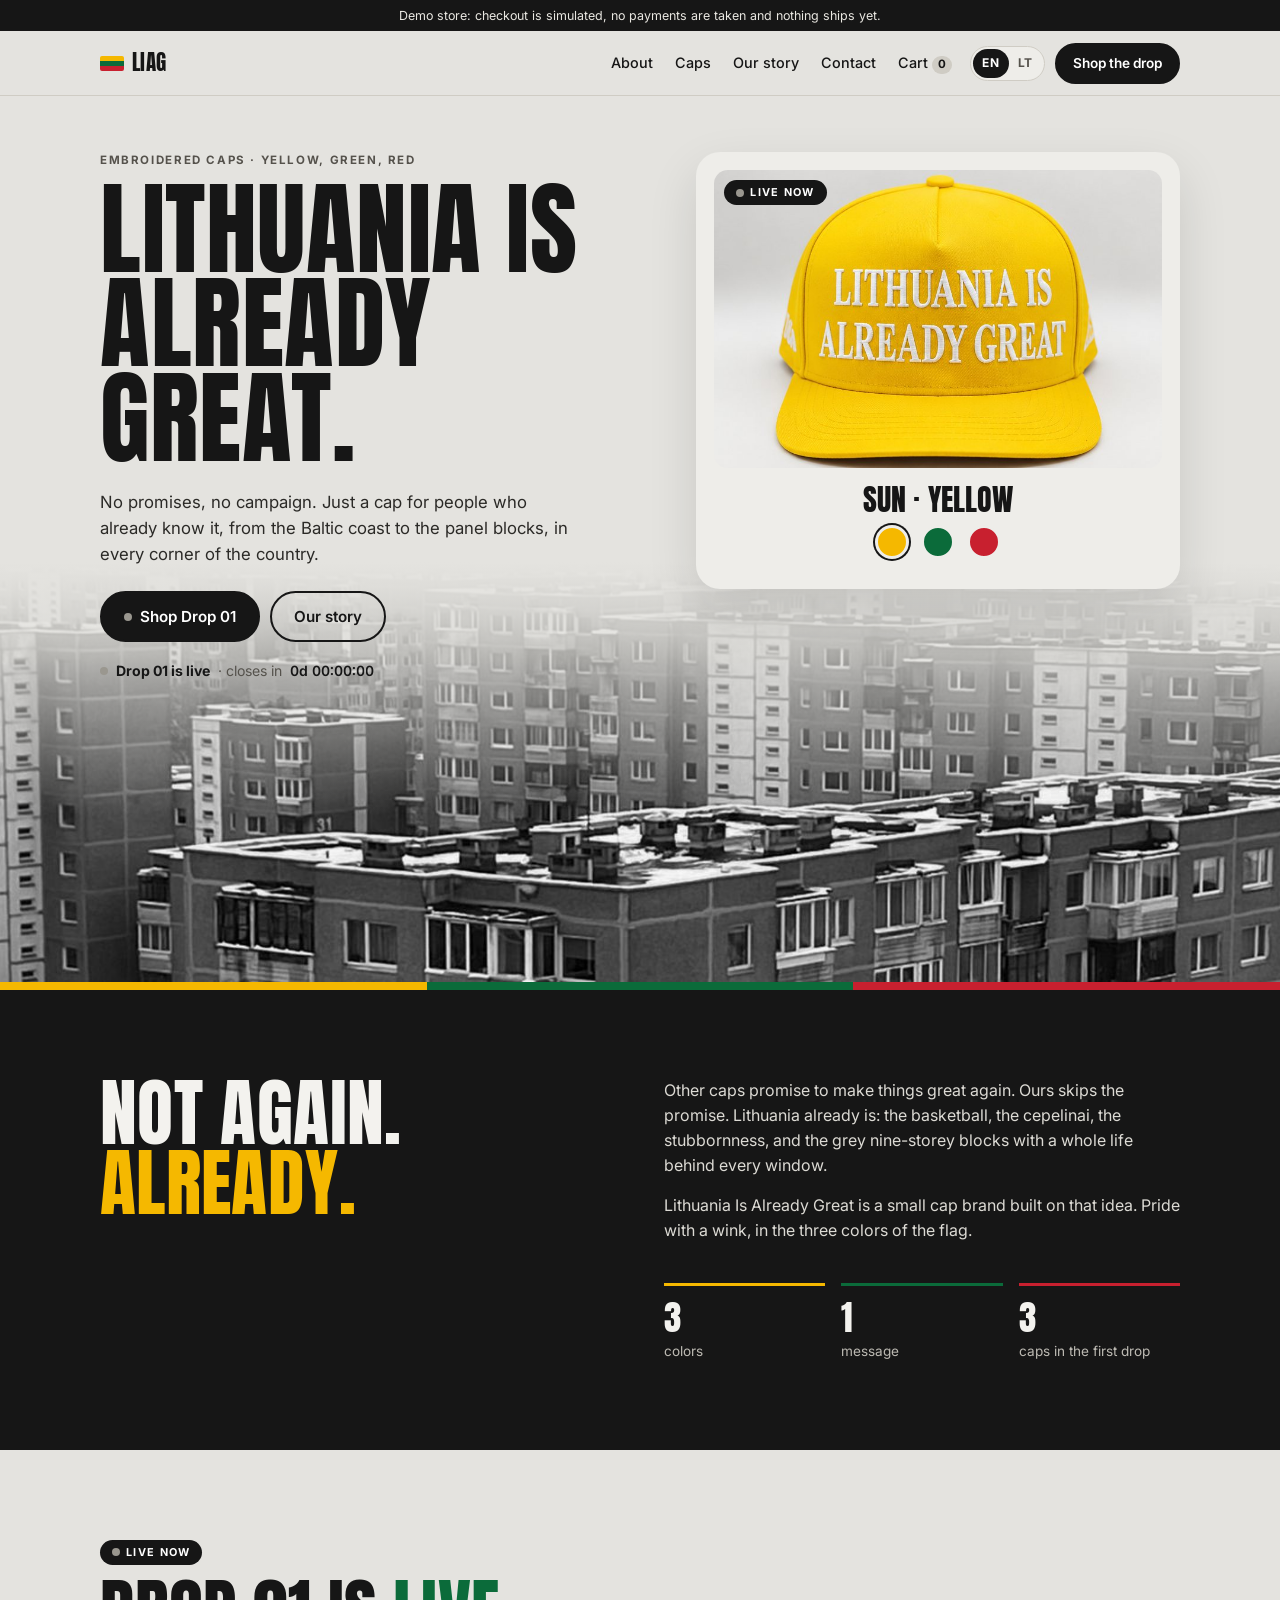
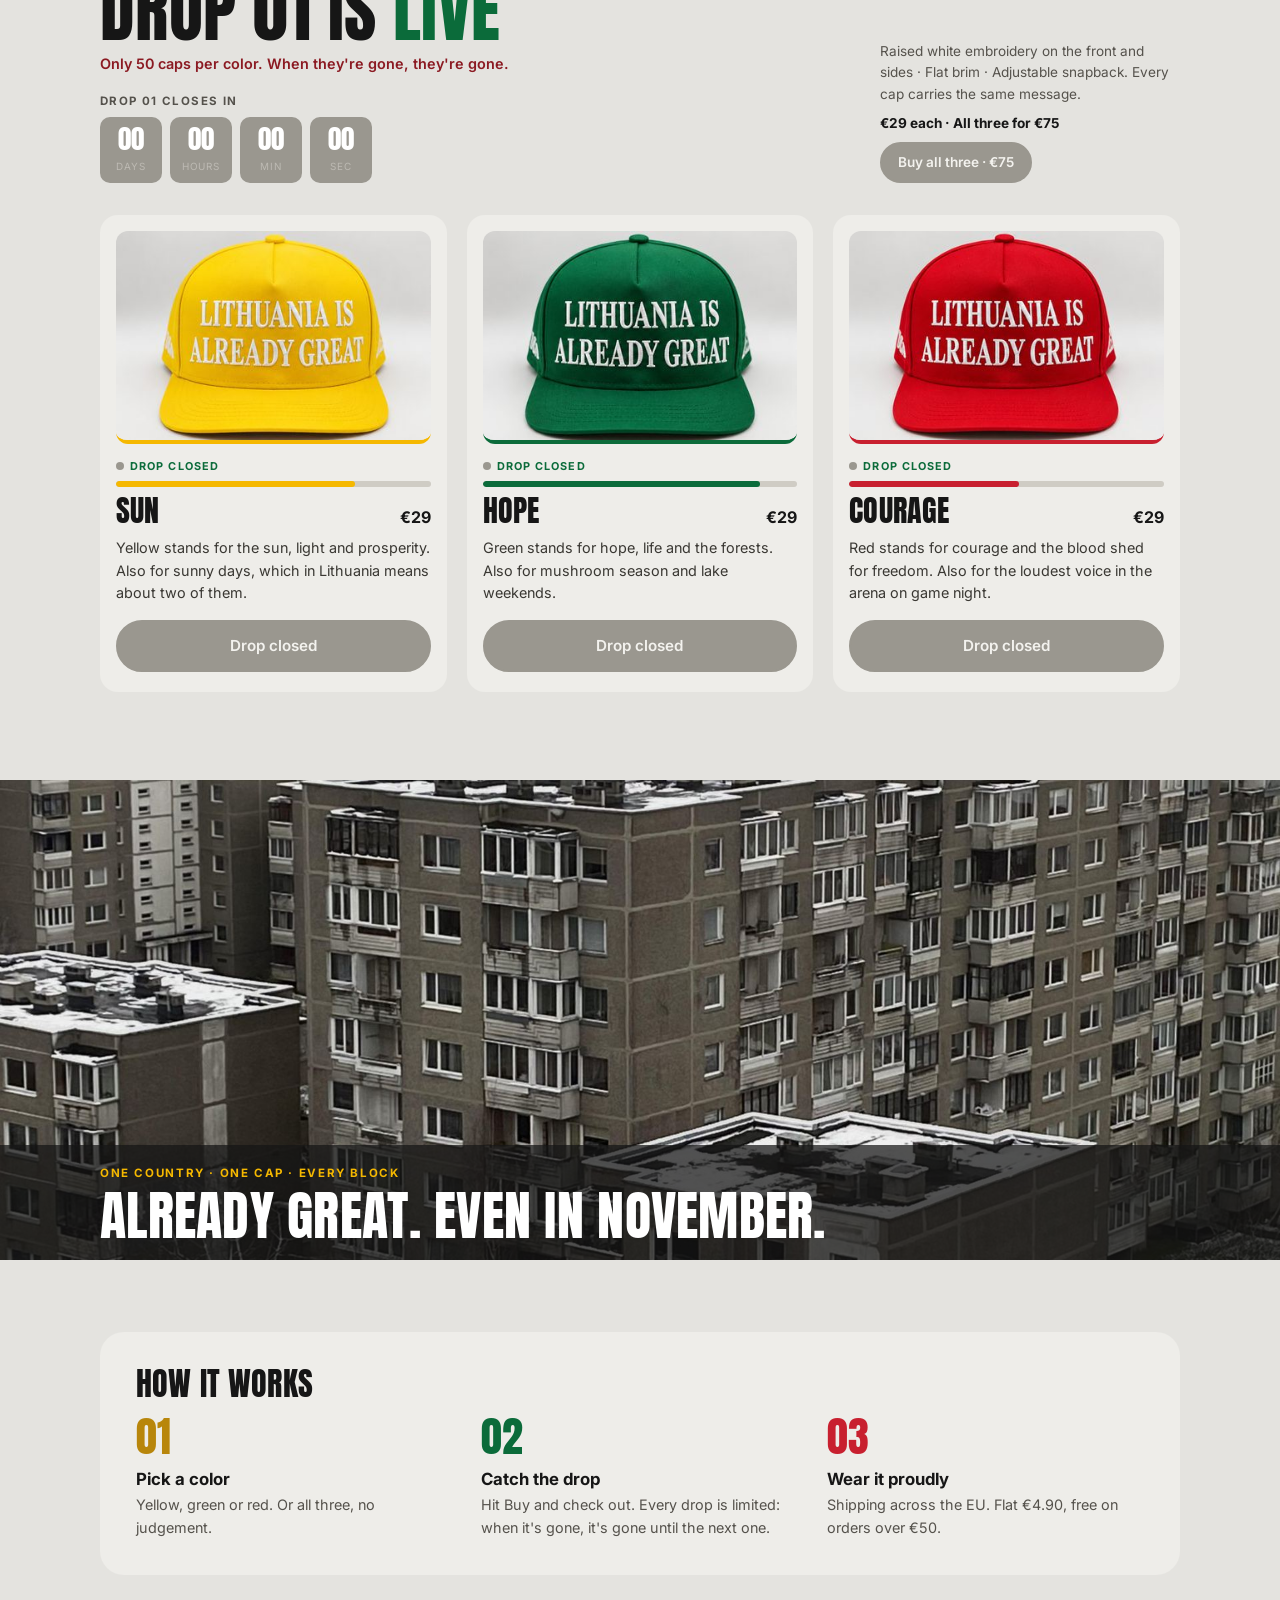
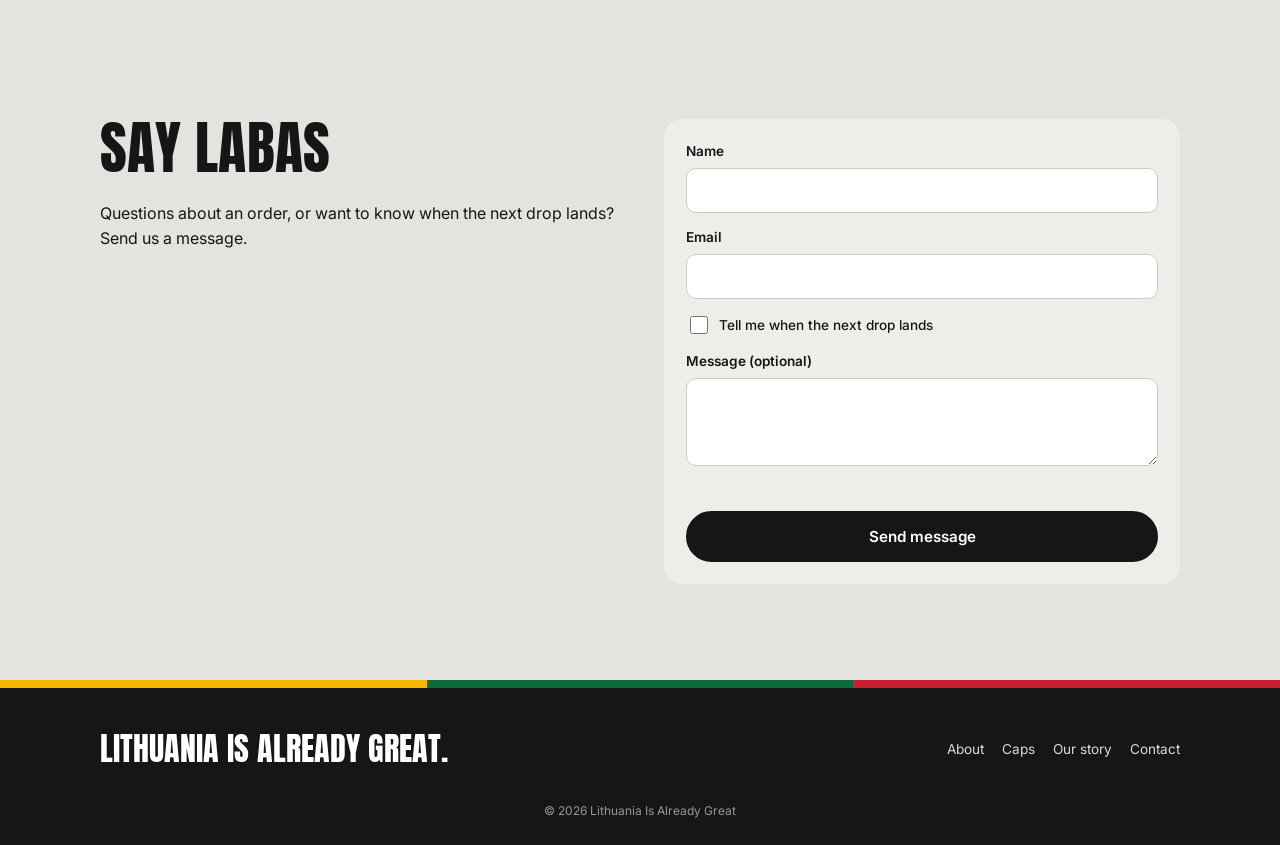
<file: index.html>
<!doctype html>
<html lang="en">
<head>
  <meta charset="utf-8">
  <meta name="viewport" content="width=device-width, initial-scale=1">
  <title>Lithuania is Already Great</title>
  <meta name="description" content="Embroidered caps in yellow, green and red. Lithuania is Already Great. Drop 01 is live.">
  <meta property="og:title" content="Lithuania is Already Great">
  <meta property="og:description" content="Embroidered caps in yellow, green and red. Drop 01 is live.">
  <meta property="og:image" content="assets/img/cap-sun.jpg">
  <link rel="icon" href="assets/favicon.svg" type="image/svg+xml">
  <link rel="preconnect" href="https://fonts.googleapis.com">
  <link rel="preconnect" href="https://fonts.gstatic.com" crossorigin>
  <link href="https://fonts.googleapis.com/css2?family=Anton&family=Inter:wght@400;500;600;700&display=swap" rel="stylesheet">
  <link rel="stylesheet" href="css/style.css">
</head>
<body>
  <div class="demo-banner" role="note" data-i18n="demoBanner">Demo store: checkout is simulated, no payments are taken and nothing ships yet.</div>

  <header class="site-header">
    <div class="wrap header-inner">
      <a class="logo" href="#/" aria-label="LIAG home">
        <span class="flag" aria-hidden="true"><i></i><i></i><i></i></span>
        <span>LIAG</span>
      </a>
      <nav class="nav" aria-label="Main">
        <a href="#/about" data-nav="about" data-i18n="navAbout">About</a>
        <a href="#/caps" data-nav="caps" data-i18n="navCaps">Caps</a>
        <a href="#/story" data-nav="story" data-i18n="navStory">Our story</a>
        <a href="#/contact" data-nav="contact" data-i18n="navContact">Contact</a>
        <a href="#/cart" data-nav="cart" class="cart-link"><span data-i18n="navCart">Cart</span> <span class="cart-count" id="cart-count">0</span></a>
        <div class="lang" role="group" aria-label="Language" data-i18n-label="langLabel">
          <button type="button" data-lang="en" lang="en" aria-label="English">EN</button>
          <button type="button" data-lang="lt" lang="lt" aria-label="Lietuvių">LT</button>
        </div>
        <a href="#/caps" class="btn btn-sm nav-cta" data-i18n="navCta">Shop the drop</a>
      </nav>
    </div>
  </header>

  <main id="app" tabindex="-1"></main>

  <footer class="site-footer">
    <div class="stripe" aria-hidden="true"><i></i><i></i><i></i></div>
    <div class="wrap footer-inner">
      <p class="footer-logo">Lithuania is Already Great.</p>
      <nav class="footer-nav" aria-label="Footer">
        <a href="#/about" data-i18n="navAbout">About</a>
        <a href="#/caps" data-i18n="navCaps">Caps</a>
        <a href="#/story" data-i18n="navStory">Our story</a>
        <a href="#/contact" data-i18n="navContact">Contact</a>
      </nav>
    </div>
    <p class="copyright">© <span id="year"></span> Lithuania Is Already Great</p>
  </footer>

  <div class="drawer" id="drawer" hidden>
    <aside class="drawer-panel" role="dialog" aria-modal="true" aria-labelledby="drawer-title">
      <header class="drawer-head">
        <h2 id="drawer-title"><span data-i18n="cartTitle">Your cart</span> <span class="muted-h">(<span id="drawer-count">0</span>)</span></h2>
        <button type="button" class="icon-btn" id="drawer-close" aria-label="Close cart" data-i18n-label="closeCart">✕</button>
      </header>
      <div class="drawer-body" id="drawer-body"></div>
    </aside>
  </div>

  <div class="toast" id="toast" role="status" aria-live="polite"></div>

  <script src="js/products.js"></script>
  <script src="js/i18n.js"></script>
  <script src="js/app.js"></script>
</body>
</html>
</file>
<file: css/style.css>
:root {
  --yellow: #F5B800;
  --green: #0B6B3A;
  --red: #C8202F;
  --ink: #161616;
  --muted: #55524c;
  --bg: #E4E3DF;
  --bg-alt: #D9D8D3;
  --panel: #EEEDE9;
  --line: #cfccc4;
  --radius: 18px;
  --display: "Anton", "Impact", "Arial Narrow", sans-serif;
  color-scheme: light;
}

* { box-sizing: border-box; }
html { -webkit-text-size-adjust: 100%; scroll-padding-top: 80px; }
body {
  margin: 0;
  font-family: "Inter", -apple-system, BlinkMacSystemFont, "Segoe UI", Roboto, Helvetica, Arial, sans-serif;
  color: var(--ink);
  background: var(--bg);
  line-height: 1.55;
}
a { color: inherit; }
img { max-width: 100%; display: block; height: auto; }
h1, h2, h3 { font-family: var(--display); font-weight: 400; line-height: 1.02; margin: 0 0 .4em; text-transform: uppercase; letter-spacing: .005em; }
h1 { font-size: clamp(2.4rem, 6vw, 4rem); }
h2 { font-size: clamp(2.2rem, 5vw, 3.4rem); }
.wrap { max-width: 1120px; margin: 0 auto; padding: 0 20px; }
.muted { color: var(--muted); }
.small { font-size: .875rem; }
.green { color: var(--green); }
.yellow { color: var(--yellow) !important; }
main { outline: none; min-height: 60vh; }
.page { padding-top: 40px; padding-bottom: 80px; }

.demo-banner { background: var(--ink); color: #e9e7e1; text-align: center; font-size: .78rem; padding: 6px 16px; }

/* header */
.site-header { background: rgba(228, 227, 223, .92); backdrop-filter: blur(8px); -webkit-backdrop-filter: blur(8px); border-bottom: 1px solid var(--line); position: sticky; top: 0; z-index: 10; }
.header-inner { display: flex; align-items: center; justify-content: space-between; gap: 12px; min-height: 64px; flex-wrap: wrap; }
.logo { display: flex; align-items: center; gap: 8px; text-decoration: none; font-family: var(--display); font-size: 1.3rem; letter-spacing: .02em; }
.flag { display: inline-flex; flex-direction: column; width: 24px; height: 15px; border-radius: 2px; overflow: hidden; }
.flag i { flex: 1; }
.flag i:nth-child(1), .stripe i:nth-child(1) { background: var(--yellow); }
.flag i:nth-child(2), .stripe i:nth-child(2) { background: var(--green); }
.flag i:nth-child(3), .stripe i:nth-child(3) { background: var(--red); }
.nav { display: flex; align-items: center; gap: 2px; flex-wrap: wrap; }
.nav a:not(.btn) { text-decoration: none; padding: 8px 10px; border-radius: 999px; font-weight: 500; font-size: .9rem; }
.nav a:not(.btn):hover, .nav a.active { background: var(--panel); }
.nav-cta { margin-left: 8px; }
.cart-count { display: inline-block; min-width: 20px; padding: 0 6px; border-radius: 999px; background: var(--line); font-size: .72rem; text-align: center; font-weight: 700; }
.cart-count.has-items { background: var(--yellow); }

/* buttons */
.btn {
  display: inline-flex; align-items: center; justify-content: center; gap: 8px;
  background: var(--ink); color: #fff; border: 2px solid var(--ink); cursor: pointer;
  padding: 12px 22px; border-radius: 999px; font: inherit; font-weight: 600; font-size: .95rem; text-decoration: none;
  transition: transform .1s ease, background .15s ease, color .15s ease;
}
.btn:hover { background: #333; border-color: #333; }
.btn:active { transform: translateY(1px); }
.btn-outline { background: transparent; color: var(--ink); }
.btn-outline:hover { background: var(--ink); color: #fff; }
.btn-sm { padding: 8px 16px; font-size: .85rem; }
.btn.block { display: flex; width: 100%; }
.link { background: none; border: 0; color: var(--muted); text-decoration: underline; cursor: pointer; font: inherit; padding: 4px 0; }
:focus-visible { outline: 3px solid var(--yellow); outline-offset: 2px; }
.dot { display: inline-block; width: 8px; height: 8px; border-radius: 50%; background: #2ecc71; flex: none; }

/* hero */
.hero { position: relative; overflow: hidden; padding: 56px 0 300px; }
.hero-bg { position: absolute; inset: auto 0 0 0; height: 420px; background: url("../assets/img/blocks-hero.jpg") center bottom / cover no-repeat; }
.hero-bg::before { content: ""; position: absolute; inset: 0; background: linear-gradient(to bottom, var(--bg) 0%, rgba(228,227,223,.55) 30%, rgba(228,227,223,0) 60%); }
.hero-inner { position: relative; display: grid; grid-template-columns: 1.15fr 1fr; gap: 40px; align-items: start; }
.eyebrow { text-transform: uppercase; letter-spacing: .14em; font-size: .72rem; font-weight: 700; color: var(--muted); margin: 0 0 12px; }
.hero h1 { font-size: clamp(3.2rem, 9vw, 6.4rem); line-height: .92; margin-bottom: 24px; }
.lead { font-size: 1.05rem; max-width: 44ch; color: #2b2a27; }
.hero-actions { display: flex; gap: 10px; flex-wrap: wrap; margin-top: 24px; }
.hero-card { background: var(--panel); border-radius: 24px; padding: 18px 18px 22px; box-shadow: 0 20px 50px rgba(0,0,0,.12); text-align: center; }
.hero-img { display: block; border-radius: 14px; overflow: hidden; background: #f1f1f1; }
/* Same style as the cap names in the catalog cards */
.hero-name { font-family: var(--display); font-size: 1.9rem; line-height: 1.02; text-transform: uppercase; letter-spacing: .005em; margin: 16px 0 10px; }
.swatches { display: flex; gap: 12px; justify-content: center; margin: 8px 0; }
.swatch { width: 34px; height: 34px; border-radius: 50%; background: var(--c); border: 3px solid var(--panel); box-shadow: 0 0 0 2px transparent; cursor: pointer; padding: 0; transition: box-shadow .15s ease; }
.swatch.active, .swatch:hover { box-shadow: 0 0 0 2px var(--ink); }

.stripe { display: flex; height: 8px; }
.stripe i { flex: 1; }

/* manifesto */
.manifesto { background: var(--ink); color: #f3f2ee; padding: 88px 0; }
.manifesto-inner { display: grid; grid-template-columns: 1fr 1fr; gap: 48px; }
.manifesto h2 { font-size: clamp(3rem, 7vw, 4.6rem); line-height: .95; }
.manifesto h2 span { color: var(--yellow); }
.manifesto p { margin: 0 0 16px; color: #dcdad4; }
.stats { display: grid; grid-template-columns: repeat(3, 1fr); gap: 16px; margin: 40px 0 0; }
.stats div { border-top: 3px solid var(--c); padding-top: 14px; }
.stats dt { font-family: var(--display); font-size: 2.2rem; line-height: 1; }
.stats dd { margin: 6px 0 0; font-size: .85rem; color: #bdbab3; }

/* drop */
.drop { padding: 88px 0; }
.drop-head { display: flex; justify-content: space-between; align-items: flex-end; gap: 32px; margin-bottom: 32px; flex-wrap: wrap; }
.drop-head h2 { font-size: clamp(2.8rem, 7vw, 4.4rem); margin: 10px 0 6px; }
.pill { display: inline-flex; align-items: center; gap: 6px; background: var(--ink); color: #fff; font-size: .68rem; font-weight: 700; letter-spacing: .12em; text-transform: uppercase; padding: 4px 12px; border-radius: 999px; }
.scarcity { color: #8b1a22; font-weight: 600; font-size: .9rem; margin: 0; }
.drop-meta { max-width: 300px; font-size: .85rem; color: var(--muted); }
.drop-meta p { margin: 0 0 8px; }
.drop-meta strong { color: var(--ink); }
.grid { display: grid; grid-template-columns: repeat(3, 1fr); gap: 20px; }
.card { background: var(--panel); border-radius: var(--radius); padding: 16px 16px 20px; display: flex; flex-direction: column; }
.card-img { display: block; border-radius: 12px; overflow: hidden; border-bottom: 4px solid var(--c); background: #f1f1f1; }
.card-img img { transition: transform .3s ease; }
.card-img:hover img { transform: scale(1.04); }
.stock { display: flex; align-items: center; gap: 6px; font-size: .68rem; font-weight: 700; letter-spacing: .1em; text-transform: uppercase; color: var(--green); margin: 14px 0 6px; }
.card-head { display: flex; justify-content: space-between; align-items: baseline; }
.card-head h3 { font-size: 1.9rem; margin: 0; }
.card-head h3 a { text-decoration: none; }
.card .price { font-weight: 700; }
.card-desc { font-size: .9rem; color: #3a3833; flex: 1; margin: 8px 0 16px; }

/* banner */
.banner { position: relative; }
.banner-img { height: clamp(260px, 42vw, 480px); background: url("../assets/img/blocks-winter.jpg") center / cover no-repeat; }
.banner-text { position: absolute; left: 0; right: 0; bottom: 0; background: rgba(22,22,22,.72); padding: 20px 0 16px; color: #fff; }
.banner-text .eyebrow { margin-bottom: 6px; }
.banner-text h2 { margin: 0; font-size: clamp(1.8rem, 5vw, 3.4rem); }

/* how it works */
.how { padding: 72px 0; }
.how-box { background: var(--panel); border-radius: 24px; padding: 36px; }
.how-box h2 { font-size: 2rem; }
.steps { list-style: none; padding: 0; margin: 16px 0 0; display: grid; grid-template-columns: repeat(3, 1fr); gap: 28px; }
.steps span { font-family: var(--display); font-size: 2.6rem; color: var(--c); line-height: 1; }
.steps h3 { font-family: inherit; text-transform: none; font-weight: 700; font-size: 1.05rem; margin: 10px 0 6px; letter-spacing: 0; }
.steps p { margin: 0; font-size: .9rem; color: var(--muted); }

/* contact */
.contact { padding: 72px 0 96px; }
.contact-inner { display: grid; grid-template-columns: 1fr 1fr; gap: 48px; align-items: start; }
.contact h2 { font-size: clamp(2.6rem, 6vw, 3.6rem); }
.panel { background: var(--panel); border-radius: var(--radius); padding: 22px; }
.form { display: grid; gap: 14px; }
.form label { display: grid; gap: 6px; font-weight: 600; font-size: .85rem; }
.form label.check { display: flex; align-items: center; gap: 8px; font-weight: 500; }
.form .row { display: grid; grid-template-columns: 1fr 1fr; gap: 12px; }
input, select, textarea { font: inherit; padding: 11px 12px; border: 1px solid var(--line); border-radius: 10px; background: #fff; color: var(--ink); width: 100%; }
input[type="checkbox"] { width: 18px; height: 18px; padding: 0; accent-color: var(--ink); }
textarea { resize: vertical; }
.error { color: var(--red); margin: 0; min-height: 1.2em; font-weight: 600; font-size: .9rem; }
.notice { background: #fff5d1; border: 1px solid #ecd78c; border-radius: 12px; padding: 12px 14px; }

/* product page */
.crumbs { margin-bottom: 20px; }
.crumbs a { text-decoration: none; font-weight: 600; }
.product { display: grid; grid-template-columns: 1.1fr 1fr; gap: 48px; align-items: start; }
.product-img { border-radius: 24px; overflow: hidden; border-bottom: 6px solid var(--c); background: #f1f1f1; }
.product-info h1 { font-size: clamp(2.8rem, 6vw, 4rem); margin-bottom: 4px; }
.muted-h { color: var(--muted); }
.price.big { font-size: 1.5rem; font-weight: 700; margin: 0 0 12px; }
.product-info .swatches { justify-content: flex-start; margin: 20px 0; }
.product-info .swatch { border-color: var(--bg); }
.add-form { display: flex; gap: 16px; align-items: center; flex-wrap: wrap; margin: 8px 0 12px; }
.qty-label { display: flex; align-items: center; gap: 10px; font-weight: 600; }
.qty-label input { width: 76px; }
.bundle-note { font-size: .85rem; color: var(--muted); }
.details { padding-left: 18px; color: var(--muted); font-size: .92rem; }

/* cart */
.cart-layout { display: grid; grid-template-columns: 1fr 340px; gap: 32px; align-items: start; }
.lines { list-style: none; margin: 0; padding: 0; display: grid; gap: 12px; }
.line { display: grid; grid-template-columns: 100px 1fr auto auto auto; gap: 16px; align-items: center; background: var(--panel); border-radius: var(--radius); padding: 12px; }
.line-img { border-radius: 10px; overflow: hidden; }
.line-info { display: grid; gap: 2px; }
.line-info a { text-decoration: none; }
.line-info strong { font-family: var(--display); font-weight: 400; font-size: 1.4rem; text-transform: uppercase; }
.line-qty { display: flex; align-items: center; gap: 8px; }
.line-qty button { width: 32px; height: 32px; border-radius: 50%; border: 1px solid var(--line); background: #fff; cursor: pointer; font-size: 1.1rem; line-height: 1; }
.line-total { font-weight: 700; min-width: 56px; text-align: right; }
.summary { position: sticky; top: 88px; }
.summary h2 { font-size: 1.6rem; }
.summary dl { display: grid; grid-template-columns: 1fr auto; gap: 8px 0; margin: 0 0 16px; }
.summary dd { margin: 0; text-align: right; }
.summary .total { font-weight: 700; font-size: 1.1rem; border-top: 1px solid var(--line); padding-top: 8px; }
.summary .link { display: block; margin: 12px auto 0; }
.mini { list-style: none; padding: 0; margin: 0 0 16px; display: grid; gap: 6px; font-size: .92rem; }
.mini li { display: flex; justify-content: space-between; gap: 12px; }
.empty { text-align: center; padding: 48px 0; }
.empty p { max-width: 52ch; margin: 0 auto 24px; }

/* footer */
.site-footer { background: var(--ink); color: #fff; }
.footer-inner { display: flex; justify-content: space-between; align-items: center; gap: 20px; flex-wrap: wrap; padding-top: 36px; padding-bottom: 16px; }
.footer-logo { font-family: var(--display); font-size: clamp(1.5rem, 3.5vw, 2rem); text-transform: uppercase; margin: 0; }
.footer-nav { display: flex; gap: 18px; font-size: .85rem; }
.footer-nav a { text-decoration: none; color: #dcdad4; }
.footer-nav a:hover { color: #fff; }
.copyright { text-align: center; color: #9a978f; font-size: .75rem; margin: 0; padding: 12px 0 24px; }

.toast { position: fixed; left: 50%; bottom: 24px; transform: translate(-50%, 20px); background: var(--ink); color: #fff; padding: 12px 18px; border-radius: 999px; opacity: 0; pointer-events: none; transition: all .2s ease; max-width: calc(100% - 32px); font-size: .92rem; z-index: 40; }
.toast.show { opacity: 1; transform: translate(-50%, 0); }

@media (max-width: 900px) {
  .hero { padding-bottom: 220px; }
  .hero-inner, .manifesto-inner, .product, .cart-layout, .contact-inner { grid-template-columns: 1fr; }
  .hero-card { max-width: 440px; }
  .grid, .steps { grid-template-columns: 1fr; }
  .grid { max-width: 440px; }
  .summary { position: static; }
  .line { grid-template-columns: 72px 1fr auto; gap: 10px 12px; }
  .line-img { grid-row: 1 / span 2; }
  .line .stepper { grid-column: 2; justify-self: start; }
  .line-total { grid-column: 3; grid-row: 2; text-align: right; }
  .line .icon-btn { grid-column: 3; grid-row: 1; justify-self: end; }
}
@media (max-width: 640px) {
  .nav-cta { display: none; }
  .nav a:not(.btn) { padding: 6px 8px; font-size: .85rem; }
  .hero { padding-top: 32px; }
  .hero-bg { height: 300px; }
  .manifesto, .drop { padding: 64px 0; }
  .how-box { padding: 24px; }
  .form .row { grid-template-columns: 1fr; }
  .stats dt { font-size: 1.8rem; }
}
@media (max-width: 400px) {
  .header-inner { justify-content: center; padding-top: 6px; padding-bottom: 6px; }
}
@media (prefers-reduced-motion: reduce) { * { transition: none !important; scroll-behavior: auto !important; } }

/* ---------- live drop ---------- */
.dot.live { position: relative; background: #22c55e; }
.dot.live::after { content: ""; position: absolute; inset: 0; border-radius: 50%; background: #22c55e; animation: pulse 1.6s ease-out infinite; }
@keyframes pulse { 0% { transform: scale(1); opacity: .7; } 100% { transform: scale(2.8); opacity: 0; } }
.drop-closed .dot.live { background: #9a978f; }
.drop-closed .dot.live::after { display: none; }
.pill-live { animation: glow 2.4s ease-in-out infinite; }
@keyframes glow { 0%, 100% { box-shadow: 0 0 0 0 rgba(34,197,94,0); } 50% { box-shadow: 0 0 0 4px rgba(34,197,94,.25); } }
.hero-card { position: relative; }
.hero-card .pill-live { position: absolute; top: 28px; left: 28px; z-index: 1; }
.live-line { display: flex; align-items: center; gap: 8px; font-size: .88rem; color: var(--muted); margin: 18px 0 0; }
.live-line strong { color: var(--ink); }
[data-cd-inline] { font-variant-numeric: tabular-nums; font-weight: 600; color: var(--ink); }
.closes { font-size: .72rem; font-weight: 700; letter-spacing: .12em; text-transform: uppercase; color: var(--muted); margin: 18px 0 6px; }
.countdown { display: flex; gap: 8px; }
.countdown div { background: var(--ink); color: #fff; border-radius: 10px; padding: 8px 10px 6px; min-width: 62px; text-align: center; }
.countdown span { display: block; font-family: var(--display); font-size: 1.7rem; line-height: 1; font-variant-numeric: tabular-nums; }
.countdown small { font-size: .62rem; text-transform: uppercase; letter-spacing: .1em; color: #bdbab3; }
.stockbar { margin: 14px 0 8px; }
.stockbar .stock { margin: 0 0 6px; }
.stockbar.low .stock { color: var(--red); }
.bar { height: 6px; background: var(--line); border-radius: 999px; overflow: hidden; }
.bar i { display: block; height: 100%; background: var(--c, var(--green)); border-radius: inherit; transition: width .4s ease; }
.held { font-size: .78rem; color: var(--muted); margin: 6px 0 0; }
.btn:disabled { background: #9a978f; border-color: #9a978f; color: #f3f2ee; cursor: not-allowed; transform: none; }
.drop-closed .countdown div { background: #9a978f; }

/* ---------- quantity stepper ---------- */
.stepper { display: inline-flex; align-items: center; border: 1px solid var(--line); border-radius: 999px; background: #fff; overflow: hidden; }
.stepper button { width: 38px; height: 40px; border: 0; background: none; font-size: 1.2rem; cursor: pointer; color: var(--ink); }
.stepper button:hover:not(:disabled) { background: var(--panel); }
.stepper button:disabled { color: #c3c0b8; cursor: not-allowed; }
.stepper input { width: 44px; border: 0; padding: 0; text-align: center; font-weight: 600; background: transparent; -moz-appearance: textfield; appearance: textfield; }
.stepper input::-webkit-outer-spin-button, .stepper input::-webkit-inner-spin-button { -webkit-appearance: none; margin: 0; }
.line .stepper button { width: 32px; height: 34px; }
.line .stepper input { width: 34px; }
.icon-btn { display: inline-flex; align-items: center; justify-content: center; width: 36px; height: 36px; border-radius: 50%; border: 0; background: transparent; color: var(--muted); cursor: pointer; font-size: 1rem; }
.icon-btn:hover { background: var(--bg); color: var(--red); }
.warn { color: var(--red); }
.nudge { display: flex; flex-wrap: wrap; align-items: center; gap: 8px; background: #fff5d1; border: 1px solid #ecd78c; border-radius: 12px; padding: 12px; margin: 12px 0; }
.nudge p { flex-basis: 100%; margin: 0; font-size: .88rem; font-weight: 600; }
.ship { margin-bottom: 14px; }
.ship p { font-size: .85rem; margin: 0 0 6px; font-weight: 600; }
.summary .btn + .btn { margin-top: 8px; }
.form .back { justify-self: center; }

/* ---------- cart drawer ---------- */
.no-scroll { overflow: hidden; }
.drawer { position: fixed; inset: 0; z-index: 30; background: rgba(22,22,22,0); transition: background .25s ease; }
.drawer.open { background: rgba(22,22,22,.45); }
.drawer-panel { position: absolute; top: 0; right: 0; bottom: 0; width: min(420px, 100%); background: var(--bg); display: flex; flex-direction: column; transform: translateX(100%); transition: transform .25s ease; box-shadow: -12px 0 40px rgba(0,0,0,.18); }
.drawer.open .drawer-panel { transform: none; }
.drawer-head { display: flex; justify-content: space-between; align-items: center; padding: 18px 20px; border-bottom: 1px solid var(--line); }
.drawer-head h2 { font-size: 1.6rem; margin: 0; }
.drawer-body { flex: 1; overflow-y: auto; padding: 16px 20px 24px; }
.drawer .line { grid-template-columns: 72px 1fr auto; gap: 10px 12px; padding: 10px; }
.drawer .line .stepper { grid-column: 2; justify-self: start; }
.drawer .line-total { grid-column: 3; grid-row: 2; text-align: right; }
.drawer .line .icon-btn { grid-column: 3; grid-row: 1; justify-self: end; }
.drawer .line-img { grid-row: 1 / span 2; }
.drawer-foot { border-top: 1px solid var(--line); margin-top: 16px; padding-top: 16px; }
.drawer-foot dl { display: grid; grid-template-columns: 1fr auto; gap: 6px 0; margin: 0 0 14px; }
.drawer-foot dd { margin: 0; text-align: right; }
.drawer-foot .total { font-weight: 700; font-size: 1.1rem; border-top: 1px solid var(--line); padding-top: 8px; }
.drawer-links { display: flex; justify-content: space-between; align-items: center; margin-top: 12px; font-size: .9rem; }
.drawer-links a { color: var(--muted); }
.drawer-empty { text-align: center; padding-top: 24px; }
.mini-picks { display: grid; grid-template-columns: repeat(3, 1fr); gap: 8px; margin: 20px 0; }
.mini-picks a { text-decoration: none; font-family: var(--display); text-transform: uppercase; font-size: 1.05rem; }
.mini-picks img { border-radius: 10px; margin-bottom: 4px; }

.toast { display: flex; align-items: center; gap: 14px; pointer-events: none; }
.toast.show { pointer-events: auto; }
.toast-undo { background: none; border: 0; color: var(--yellow); font: inherit; font-weight: 700; cursor: pointer; padding: 0; }

@media (max-width: 640px) {
  .countdown div { min-width: 0; flex: 1; }
  .hero-card .pill-live { top: 26px; left: 26px; }
}
@media (prefers-reduced-motion: reduce) { .dot.live::after, .pill-live { animation: none; } }

/* ---------- language switch ---------- */
.lang { display: inline-flex; border: 1px solid var(--line); border-radius: 999px; padding: 2px; margin-left: 6px; background: var(--panel); }
.lang button { border: 0; background: transparent; font: inherit; font-size: .75rem; font-weight: 700; letter-spacing: .06em; padding: 5px 9px; border-radius: 999px; cursor: pointer; color: var(--muted); }
.lang button.active { background: var(--ink); color: #fff; }
.lang button:not(.active):hover { color: var(--ink); }
@media (max-width: 640px) { .lang { margin-left: 2px; } .lang button { padding: 4px 7px; } }
</file>
